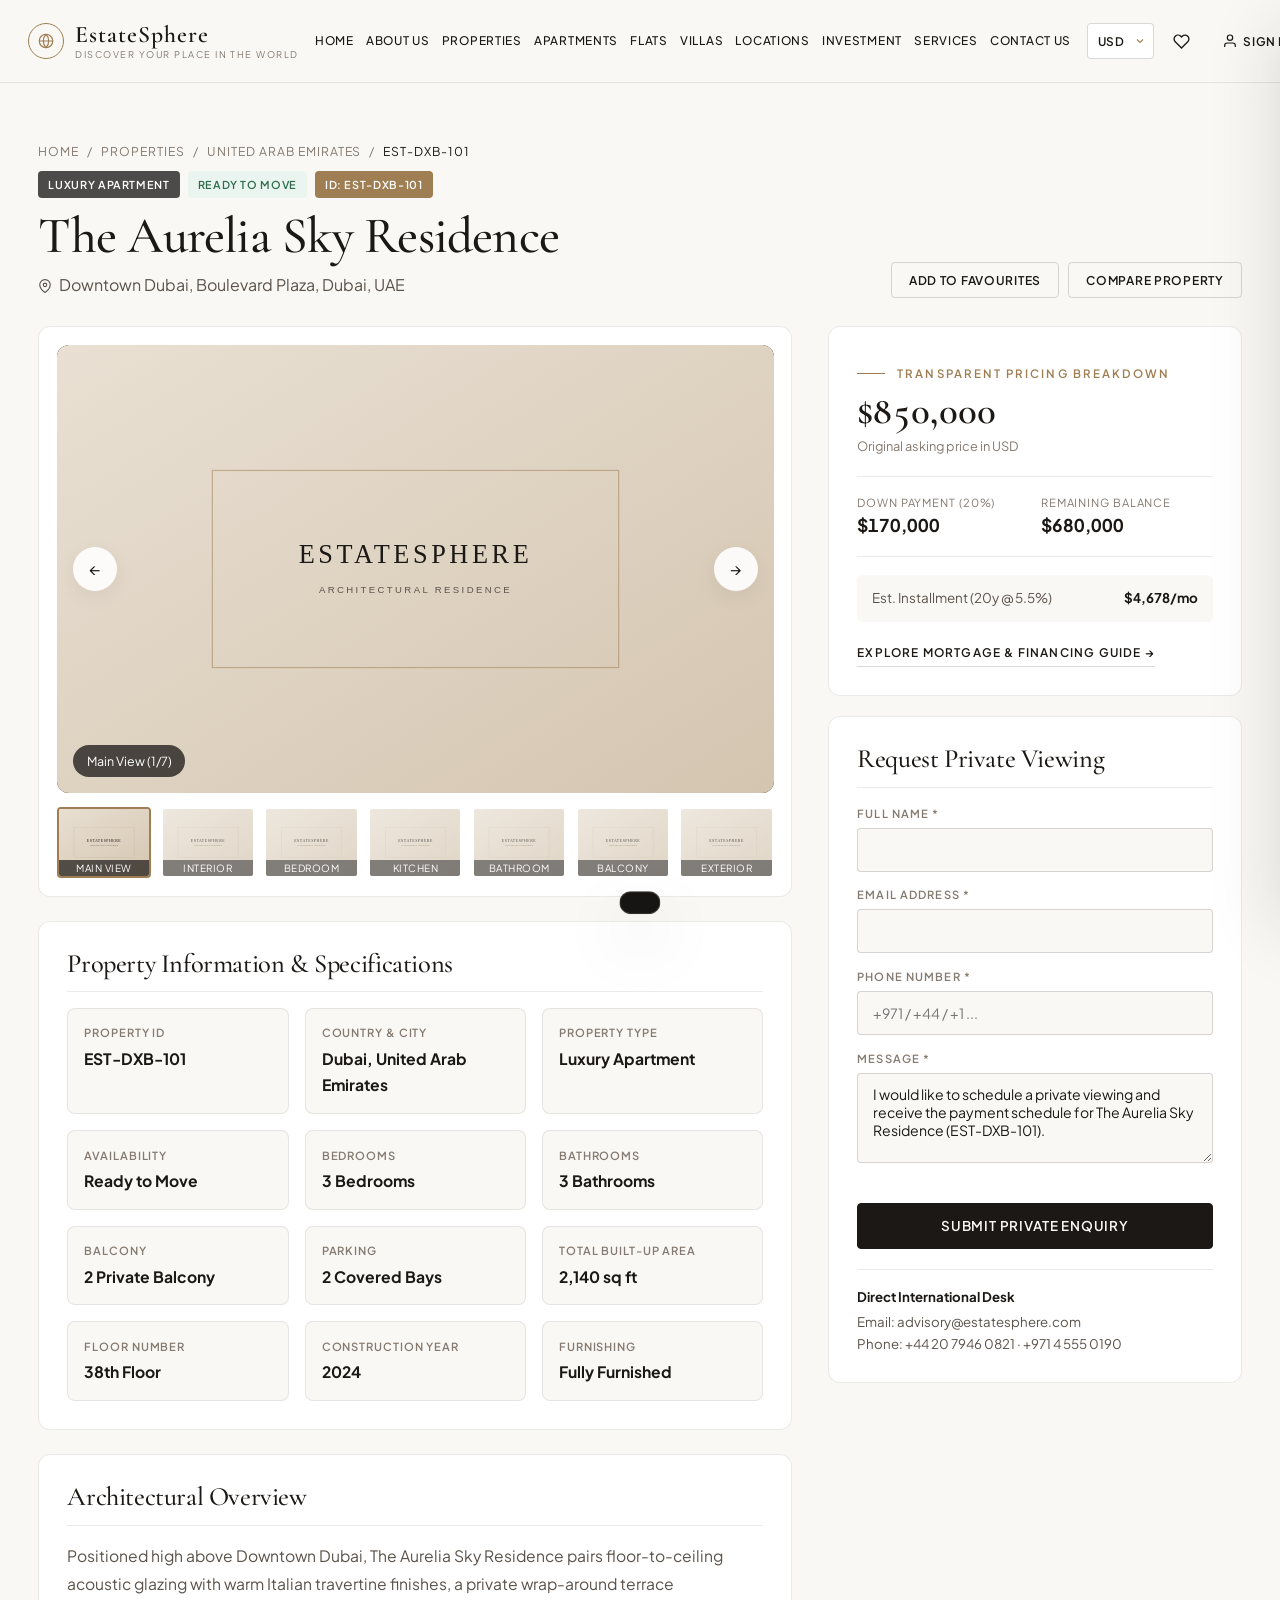
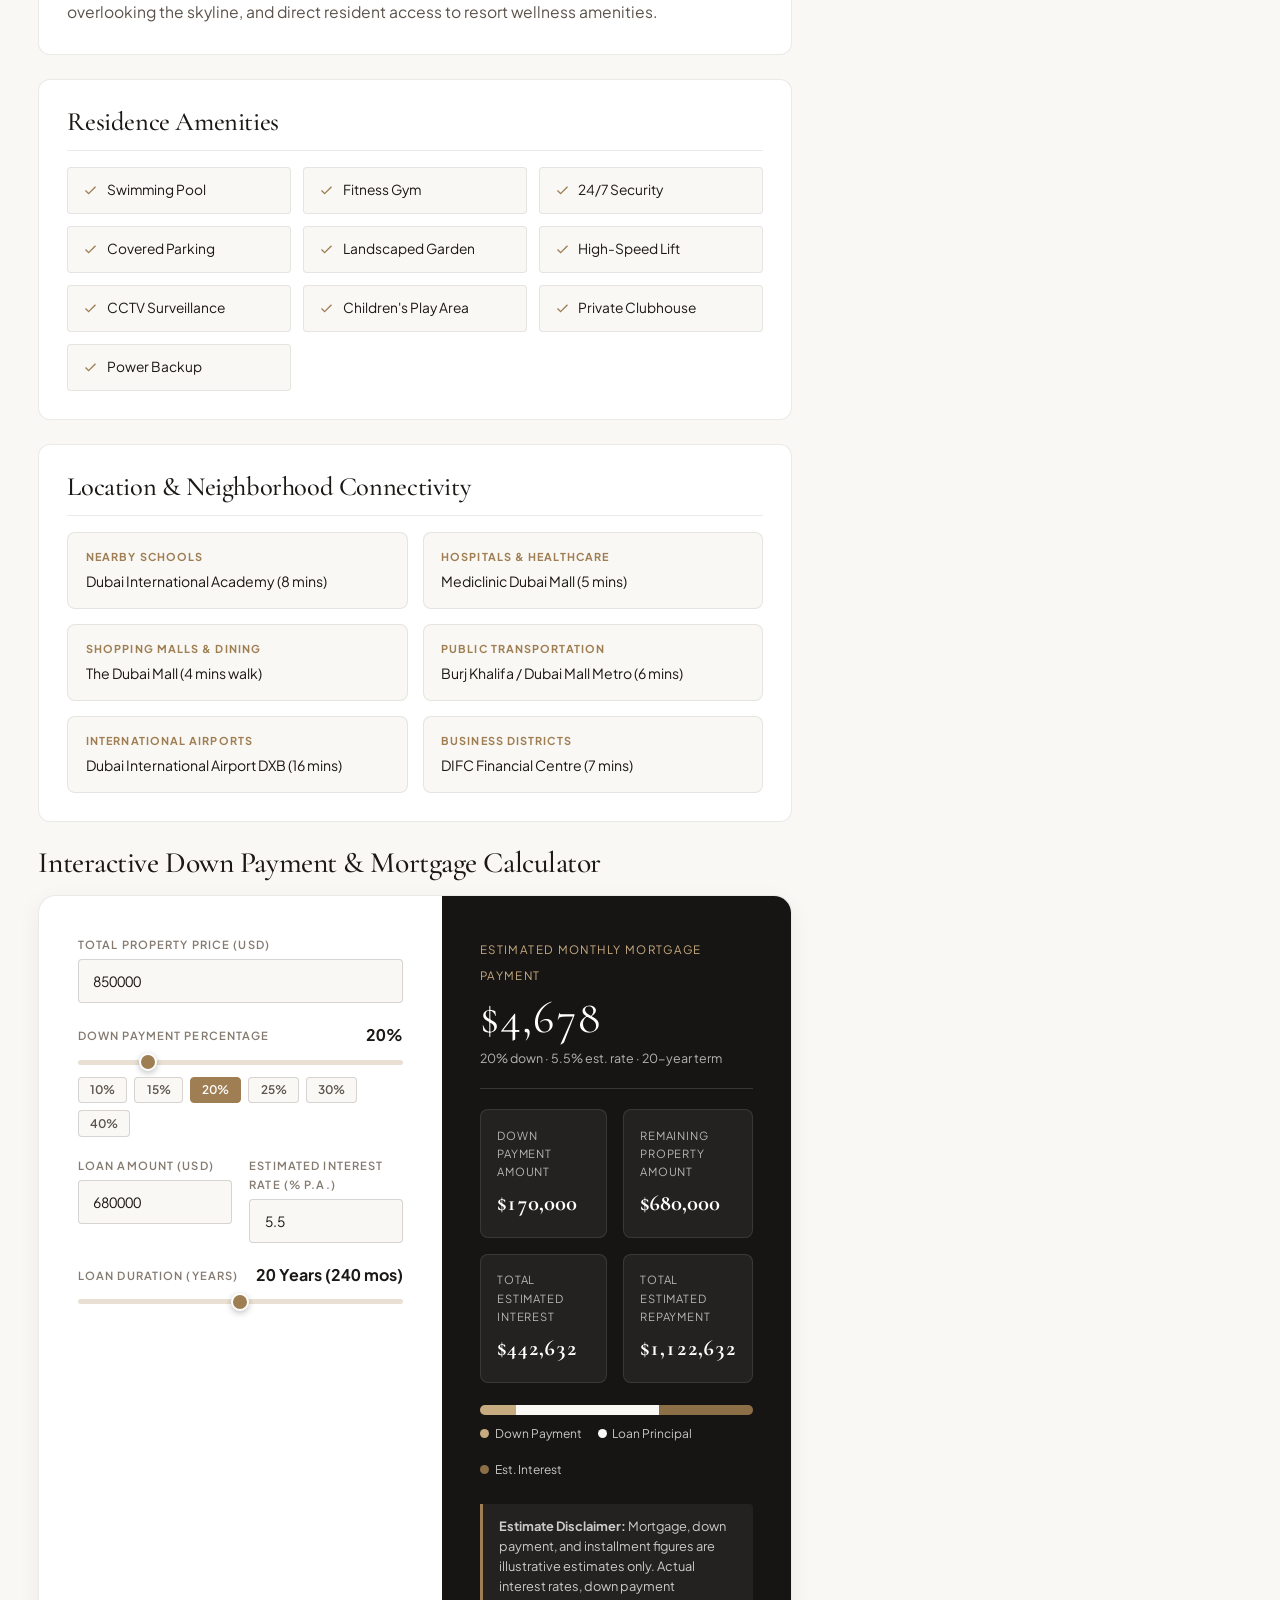
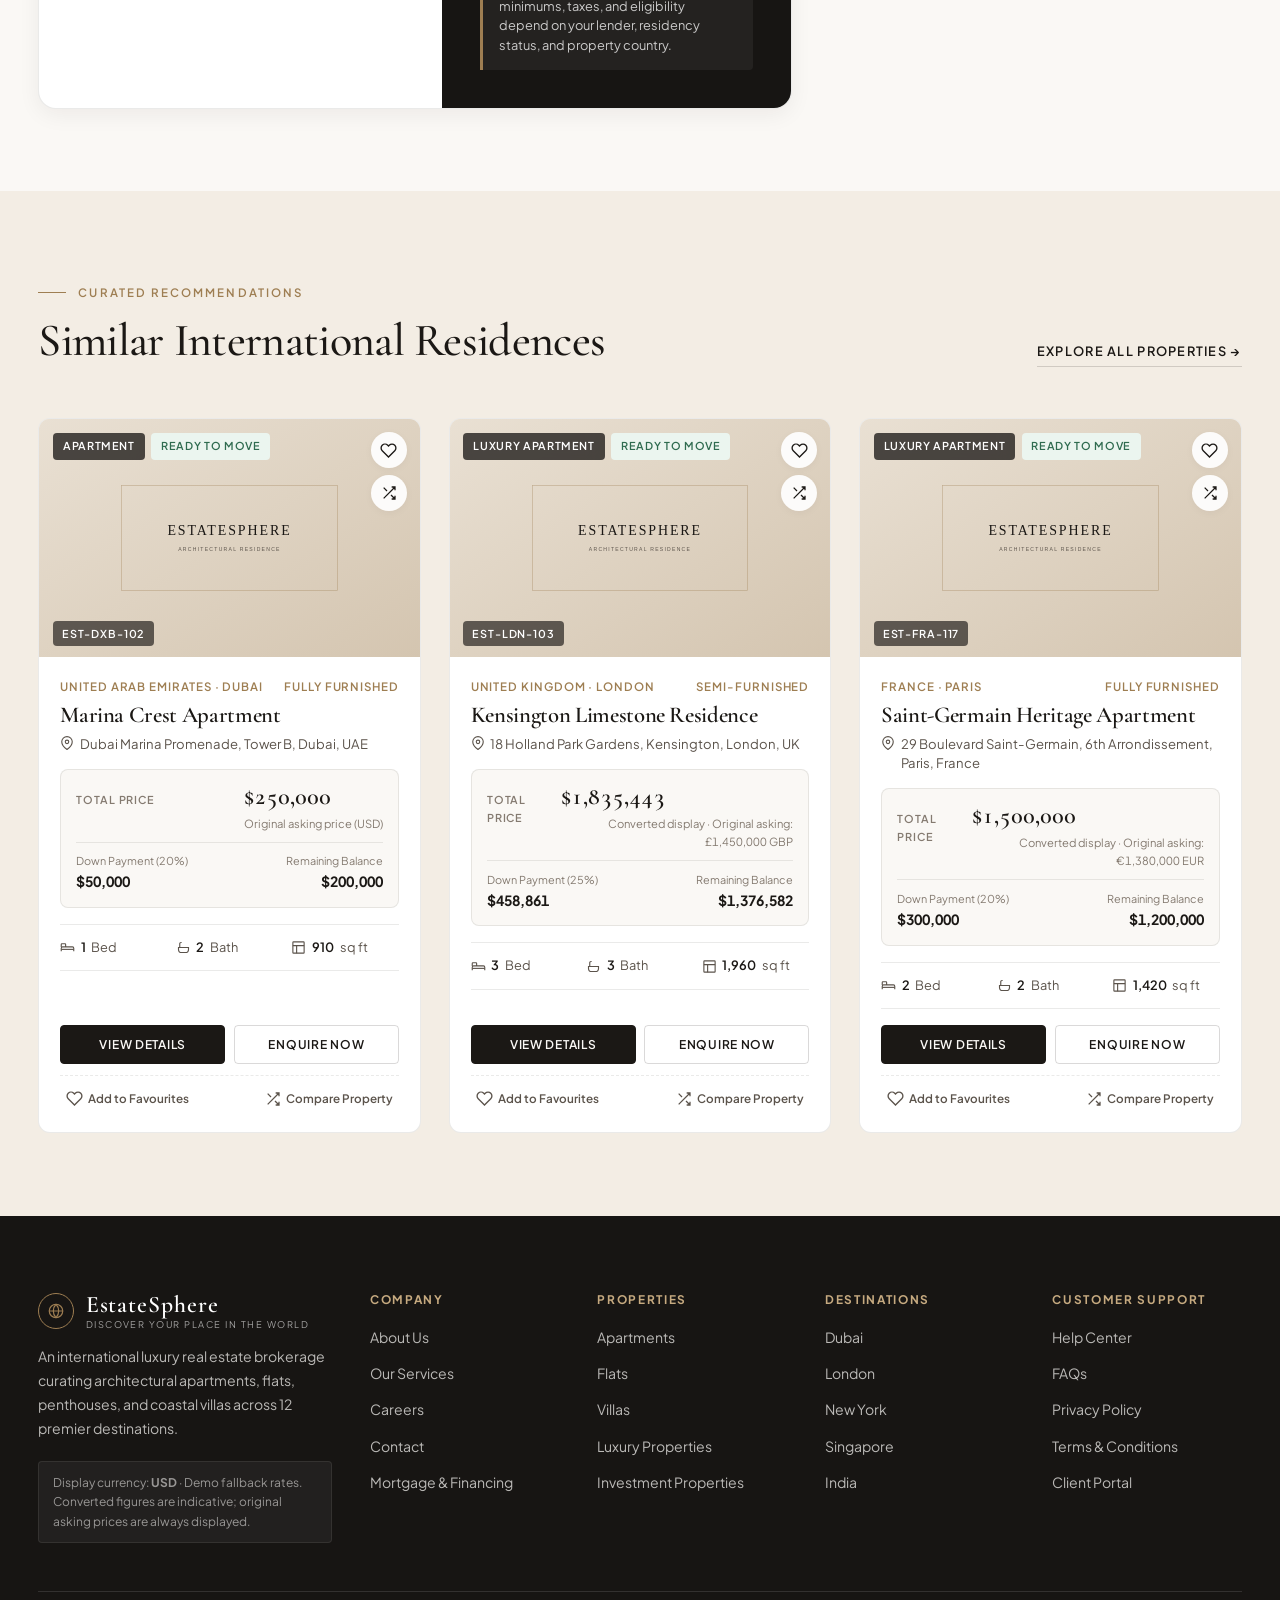
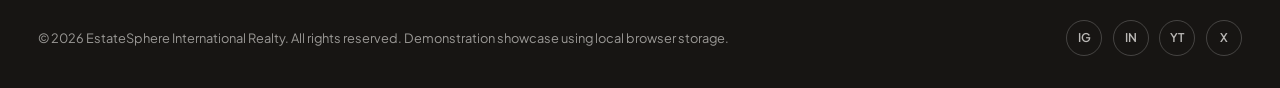
<file: property-details.html>
<!DOCTYPE html>
<html lang="en">
<head>
  <meta charset="UTF-8">
  <meta name="viewport" content="width=device-width, initial-scale=1.0">
  <title>Residence Details | EstateSphere International Real Estate</title>
  <meta name="description" content="Detailed specifications, architectural photo gallery, amenities, neighborhood proximity, and interactive down payment calculator.">
  <link rel="preconnect" href="https://fonts.googleapis.com">
  <link rel="preconnect" href="https://fonts.gstatic.com" crossorigin>
  <link href="https://fonts.googleapis.com/css2?family=Cormorant+Garamond:ital,wght@0,400;0,500;0,600;0,700;1,400&family=Plus+Jakarta+Sans:wght@400;500;600;700&display=swap" rel="stylesheet">
  <link rel="stylesheet" href="styles.css">
</head>
<body data-page="property-details">
  <div id="site-header-mount"></div>

  <main>
    <section class="section section--compact">
      <div class="container" id="property-details-mount">
        <p style="color:var(--ink-secondary);">Loading residence details...</p>
      </div>
    </section>

    <section class="section section--beige">
      <div class="container">
        <div class="section-header">
          <div>
            <span class="eyebrow">Curated Recommendations</span>
            <h2 class="section-title">Similar International Residences</h2>
          </div>
          <a href="properties.html" class="link-arrow">Explore All Properties &#8594;</a>
        </div>
        <div class="property-grid" id="similar-properties-grid"></div>
      </div>
    </section>
  </main>

  <div id="site-footer-mount"></div>

  <script src="data.js"></script>
  <script src="state.js"></script>
  <script src="components.js"></script>
  <script src="app.js"></script>
</body>
</html>
</file>
<file: styles.css>
/* ==========================================================================
   EstateSphere — Luxury International Real Estate Design System
   Palette: Architectural Ivory, Warm Limestone Beige, Deep Espresso, Champagne Gold
   ========================================================================== */

:root {
  /* Core Surfaces */
  --bg-ivory: #FAF8F5;
  --bg-white: #FFFFFF;
  --bg-beige: #F3EDE4;
  --bg-sand: #E9E0D3;
  --bg-stone: #DDD1C0;
  --bg-charcoal: #171513;
  --bg-espresso: #221E1B;

  /* Ink / Typography */
  --ink-primary: #1B1815;
  --ink-secondary: #5B534B;
  --ink-muted: #847A70;
  --ink-light: #FAF8F5;
  --ink-light-muted: rgba(250, 248, 245, 0.72);

  /* Brand Accents */
  --accent: #9E7E52;
  --accent-hover: #83663E;
  --accent-light: #C6AA80;
  --accent-soft: rgba(158, 126, 82, 0.11);
  --accent-border: rgba(158, 126, 82, 0.32);

  /* Semantic */
  --status-ready: #2F6B4F;
  --status-ready-bg: #EBF5EF;
  --status-construction: #9C6726;
  --status-construction-bg: #FBF3E6;
  --status-pending: #6E5278;
  --status-pending-bg: #F4EFF6;
  --status-sold: #8E3B3B;
  --status-sold-bg: #FAEEEE;
  --danger: #B43C3C;

  /* Borders & Shadows */
  --border-subtle: rgba(27, 24, 21, 0.09);
  --border-medium: rgba(27, 24, 21, 0.16);
  --border-light: rgba(255, 255, 255, 0.18);
  --shadow-xs: 0 2px 8px rgba(27, 24, 21, 0.04);
  --shadow-sm: 0 6px 22px rgba(27, 24, 21, 0.06);
  --shadow-md: 0 14px 40px rgba(27, 24, 21, 0.09);
  --shadow-lg: 0 26px 68px rgba(27, 24, 21, 0.15);

  /* Typography */
  --font-serif: 'Cormorant Garamond', Georgia, 'Times New Roman', serif;
  --font-sans: 'Plus Jakarta Sans', -apple-system, BlinkMacSystemFont, 'Segoe UI', Roboto, sans-serif;

  /* Layout & Radii */
  --container-max: 1380px;
  --nav-height: 82px;
  --radius-xs: 4px;
  --radius-sm: 8px;
  --radius-md: 12px;
  --radius-lg: 18px;
  --radius-pill: 999px;

  /* Motion */
  --ease: cubic-bezier(0.22, 1, 0.36, 1);
  --transition: 0.28s var(--ease);
}

/* ==========================================================================
   Reset & Base
   ========================================================================== */
*,
*::before,
*::after {
  box-sizing: border-box;
  margin: 0;
  padding: 0;
}

html {
  scroll-behavior: smooth;
  font-size: 16px;
  -webkit-font-smoothing: antialiased;
  -moz-osx-font-smoothing: grayscale;
  overflow-x: clip;
}

body {
  font-family: var(--font-sans);
  background-color: var(--bg-ivory);
  color: var(--ink-primary);
  line-height: 1.65;
  overflow-x: clip;
  min-height: 100vh;
  display: flex;
  flex-direction: column;
}

main {
  flex: 1 0 auto;
}

img {
  display: block;
  max-width: 100%;
  height: auto;
}

a {
  color: inherit;
  text-decoration: none;
  transition: color var(--transition);
}

button,
input,
select,
textarea {
  font-family: inherit;
  font-size: inherit;
  color: inherit;
}

button {
  cursor: pointer;
  background: none;
  border: none;
}

ul,
ol {
  list-style: none;
}

/* Accessibility focus */
:focus-visible {
  outline: 2px solid var(--accent);
  outline-offset: 2px;
}

.sr-only {
  position: absolute;
  width: 1px;
  height: 1px;
  padding: 0;
  margin: -1px;
  overflow: hidden;
  clip: rect(0, 0, 0, 0);
  white-space: nowrap;
  border: 0;
}

/* ==========================================================================
   Typography Utilities
   ========================================================================== */
h1, h2, h3, h4, .font-serif {
  font-family: var(--font-serif);
  font-weight: 500;
  line-height: 1.12;
  letter-spacing: -0.015em;
}

.eyebrow {
  display: inline-flex;
  align-items: center;
  gap: 0.75rem;
  font-family: var(--font-sans);
  font-size: 0.72rem;
  font-weight: 600;
  letter-spacing: 0.18em;
  text-transform: uppercase;
  color: var(--accent);
  margin-bottom: 0.85rem;
}

.eyebrow::before {
  content: '';
  display: inline-block;
  width: 28px;
  height: 1px;
  background: var(--accent);
}

.eyebrow--light {
  color: var(--accent-light);
}

.eyebrow--light::before {
  background: var(--accent-light);
}

.tabular-nums {
  font-variant-numeric: tabular-nums;
}

/* ==========================================================================
   Layout Containers & Sections
   ========================================================================== */
.container {
  width: 100%;
  max-width: var(--container-max);
  margin: 0 auto;
  padding: 0 clamp(1.1rem, 3vw, 2.5rem);
}

.section {
  padding: clamp(3.75rem, 6.5vw, 6.25rem) 0;
}

.section--compact {
  padding: clamp(2.5rem, 4.5vw, 4rem) 0;
}

.section--beige {
  background-color: var(--bg-beige);
}

.section--white {
  background-color: var(--bg-white);
}

.section--charcoal {
  background-color: var(--bg-charcoal);
  color: var(--ink-light);
}

.section-header {
  display: flex;
  flex-wrap: wrap;
  align-items: flex-end;
  justify-content: space-between;
  gap: 1.5rem;
  margin-bottom: clamp(2rem, 4vw, 3.25rem);
}

.section-header--center {
  flex-direction: column;
  align-items: center;
  text-align: center;
  max-width: 720px;
  margin-left: auto;
  margin-right: auto;
}

.section-header--center .eyebrow::after {
  content: '';
  display: inline-block;
  width: 28px;
  height: 1px;
  background: var(--accent);
}

.section-title {
  font-size: clamp(2rem, 3.6vw, 3.1rem);
  color: var(--ink-primary);
}

.section--charcoal .section-title {
  color: var(--ink-light);
}

.section-subtitle {
  font-size: 0.98rem;
  color: var(--ink-secondary);
  max-width: 600px;
  margin-top: 0.65rem;
  line-height: 1.7;
}

.section--charcoal .section-subtitle {
  color: var(--ink-light-muted);
}

/* ==========================================================================
   Buttons
   ========================================================================== */
.btn {
  display: inline-flex;
  align-items: center;
  justify-content: center;
  gap: 0.5rem;
  padding: 0.82rem 1.6rem;
  font-size: 0.84rem;
  font-weight: 600;
  letter-spacing: 0.06em;
  text-transform: uppercase;
  border-radius: var(--radius-xs);
  border: 1px solid transparent;
  transition: all var(--transition);
  white-space: nowrap;
  min-height: 44px;
}

.btn--primary {
  background-color: var(--ink-primary);
  color: var(--ink-light);
  border-color: var(--ink-primary);
}

.btn--primary:hover {
  background-color: var(--accent);
  border-color: var(--accent);
  transform: translateY(-1px);
  box-shadow: var(--shadow-sm);
}

.btn--gold {
  background-color: var(--accent);
  color: #FFFFFF;
  border-color: var(--accent);
}

.btn--gold:hover {
  background-color: var(--accent-hover);
  border-color: var(--accent-hover);
  transform: translateY(-1px);
}

.btn--outline {
  background-color: transparent;
  color: var(--ink-primary);
  border-color: var(--border-medium);
}

.btn--outline:hover {
  border-color: var(--ink-primary);
  background-color: var(--ink-primary);
  color: var(--ink-light);
}

.btn--outline.is-active {
  border-color: var(--accent);
  background-color: var(--accent);
  color: #FFFFFF;
}

.btn--outline-light {
  background-color: rgba(255, 255, 255, 0.08);
  color: #FFFFFF;
  border-color: rgba(255, 255, 255, 0.45);
  backdrop-filter: blur(8px);
}

.btn--outline-light:hover {
  background-color: #FFFFFF;
  color: var(--ink-primary);
  border-color: #FFFFFF;
}

.btn--ghost {
  background-color: transparent;
  color: var(--ink-primary);
  padding: 0.5rem 0.75rem;
  min-height: 38px;
}

.btn--ghost:hover {
  color: var(--accent);
}

.btn--sm {
  padding: 0.56rem 1.05rem;
  font-size: 0.75rem;
  min-height: 36px;
}

.btn--lg {
  padding: 1rem 2rem;
  font-size: 0.88rem;
  min-height: 50px;
}

.btn--block {
  width: 100%;
}

.link-arrow {
  display: inline-flex;
  align-items: center;
  gap: 0.5rem;
  font-size: 0.8rem;
  font-weight: 600;
  letter-spacing: 0.1em;
  text-transform: uppercase;
  color: var(--ink-primary);
  padding-bottom: 0.25rem;
  border-bottom: 1px solid var(--border-medium);
}

.link-arrow:hover {
  color: var(--accent);
  border-color: var(--accent);
}

.link-arrow--light {
  color: var(--ink-light);
  border-color: rgba(255, 255, 255, 0.35);
}

.link-arrow--light:hover {
  color: var(--accent-light);
  border-color: var(--accent-light);
}

/* ==========================================================================
   Sticky Luxury Navigation
   ========================================================================== */
.site-header {
  position: sticky;
  top: 0;
  z-index: 900;
  background-color: rgba(250, 248, 245, 0.94);
  backdrop-filter: blur(18px);
  -webkit-backdrop-filter: blur(18px);
  border-bottom: 1px solid var(--border-subtle);
  transition: background-color var(--transition), box-shadow var(--transition), border-color var(--transition);
}

.site-header.is-transparent {
  position: fixed;
  width: 100%;
  background-color: rgba(23, 21, 19, 0.28);
  border-bottom-color: rgba(255, 255, 255, 0.14);
}

.site-header.is-transparent .nav-brand,
.site-header.is-transparent .nav-link,
.site-header.is-transparent .nav-icon-btn,
.site-header.is-transparent .currency-select {
  color: #FFFFFF;
}

.site-header.is-transparent .nav-brand-tagline {
  color: rgba(255, 255, 255, 0.72);
}

.site-header.is-transparent .currency-select {
  background-color: rgba(255, 255, 255, 0.12);
  border-color: rgba(255, 255, 255, 0.26);
}

.site-header.is-transparent .currency-select option {
  color: var(--ink-primary);
  background-color: #FFFFFF;
}

.site-header.is-transparent .nav-cta-list {
  background-color: #FFFFFF;
  color: var(--ink-primary);
  border-color: #FFFFFF;
}

.site-header.is-transparent .nav-cta-list:hover {
  background-color: var(--accent);
  color: #FFFFFF;
  border-color: var(--accent);
}

.site-header.is-scrolled {
  background-color: rgba(250, 248, 245, 0.97);
  border-bottom-color: var(--border-subtle);
  box-shadow: var(--shadow-xs);
}

.site-header.is-transparent.is-scrolled {
  background-color: rgba(250, 248, 245, 0.97);
  border-bottom-color: var(--border-subtle);
}

.site-header.is-transparent.is-scrolled .nav-brand,
.site-header.is-transparent.is-scrolled .nav-link,
.site-header.is-transparent.is-scrolled .nav-icon-btn,
.site-header.is-transparent.is-scrolled .currency-select {
  color: var(--ink-primary);
}

.site-header.is-transparent.is-scrolled .nav-brand-tagline {
  color: var(--ink-muted);
}

.site-header.is-transparent.is-scrolled .currency-select {
  background-color: var(--bg-white);
  border-color: var(--border-medium);
}

.site-header.is-transparent.is-scrolled .nav-cta-list {
  background-color: var(--ink-primary);
  color: #FFFFFF;
  border-color: var(--ink-primary);
}

.nav-inner {
  max-width: 1520px;
  margin: 0 auto;
  padding: 0 clamp(1rem, 2.2vw, 2rem);
  height: var(--nav-height);
  display: flex;
  align-items: center;
  justify-content: space-between;
  gap: 1rem;
}

.nav-brand {
  display: flex;
  align-items: center;
  gap: 0.7rem;
  flex-shrink: 0;
  color: var(--ink-primary);
}

.nav-brand-mark {
  width: 36px;
  height: 36px;
  border-radius: 50%;
  border: 1px solid var(--accent);
  display: grid;
  place-items: center;
  color: var(--accent);
  flex-shrink: 0;
}

.nav-brand-text {
  display: flex;
  flex-direction: column;
  line-height: 1.05;
}

.nav-brand-name {
  font-family: var(--font-serif);
  font-size: 1.48rem;
  font-weight: 600;
  letter-spacing: 0.04em;
}

.nav-brand-tagline {
  font-size: 0.58rem;
  letter-spacing: 0.16em;
  text-transform: uppercase;
  color: var(--ink-muted);
  margin-top: 2px;
}

.nav-links {
  display: flex;
  align-items: center;
  gap: clamp(0.65rem, 0.95vw, 1.25rem);
}

.nav-link {
  position: relative;
  font-size: 0.74rem;
  font-weight: 500;
  letter-spacing: 0.06em;
  text-transform: uppercase;
  color: var(--ink-primary);
  padding: 0.4rem 0;
  white-space: nowrap;
}

.nav-link::after {
  content: '';
  position: absolute;
  left: 0;
  right: 0;
  bottom: 0;
  height: 1.5px;
  background: var(--accent);
  transform: scaleX(0);
  transform-origin: right;
  transition: transform var(--transition);
}

.nav-link:hover::after,
.nav-link.is-active::after {
  transform: scaleX(1);
  transform-origin: left;
}

.nav-link.is-active {
  color: var(--accent);
  font-weight: 600;
}

.nav-actions {
  display: flex;
  align-items: center;
  gap: 0.55rem;
  flex-shrink: 0;
}

.currency-select {
  appearance: none;
  background-color: var(--bg-white);
  border: 1px solid var(--border-medium);
  border-radius: var(--radius-xs);
  padding: 0.42rem 1.65rem 0.42rem 0.6rem;
  font-size: 0.74rem;
  font-weight: 600;
  letter-spacing: 0.05em;
  cursor: pointer;
  min-height: 36px;
  background-image: url("data:image/svg+xml,%3Csvg xmlns='http://www.w3.org/2000/svg' width='12' height='12' viewBox='0 0 24 24' fill='none' stroke='%239E7E52' stroke-width='2.2'%3E%3Cpath d='M6 9l6 6 6-6'/%3E%3C/svg%3E");
  background-repeat: no-repeat;
  background-position: right 0.45rem center;
}

.nav-icon-btn {
  position: relative;
  width: 38px;
  height: 38px;
  border-radius: 50%;
  display: inline-flex;
  align-items: center;
  justify-content: center;
  color: var(--ink-primary);
  transition: background-color var(--transition), color var(--transition);
}

.nav-icon-btn:hover {
  background-color: var(--accent-soft);
  color: var(--accent);
}

.nav-badge {
  position: absolute;
  top: 2px;
  right: 1px;
  min-width: 17px;
  height: 17px;
  padding: 0 4px;
  border-radius: var(--radius-pill);
  background-color: var(--accent);
  color: #FFFFFF;
  font-size: 0.64rem;
  font-weight: 700;
  display: inline-flex;
  align-items: center;
  justify-content: center;
  line-height: 1;
}

.nav-badge:empty,
.nav-badge[data-count="0"] {
  display: none;
}

.nav-signin-btn {
  font-size: 0.74rem;
  font-weight: 600;
  letter-spacing: 0.05em;
  text-transform: uppercase;
  padding: 0.45rem 0.75rem;
  border-radius: var(--radius-xs);
  display: inline-flex;
  align-items: center;
  gap: 0.35rem;
  white-space: nowrap;
}

.nav-cta-list {
  padding: 0.52rem 0.95rem;
  font-size: 0.72rem;
  min-height: 36px;
}

.nav-hamburger {
  display: none;
  width: 42px;
  height: 42px;
  border-radius: var(--radius-xs);
  align-items: center;
  justify-content: center;
  border: 1px solid currentColor;
  opacity: 0.88;
}

/* Mobile Drawer */
.mobile-drawer-backdrop {
  position: fixed;
  inset: 0;
  background: rgba(23, 21, 19, 0.58);
  backdrop-filter: blur(4px);
  z-index: 1050;
  opacity: 0;
  pointer-events: none;
  transition: opacity var(--transition);
}

.mobile-drawer-backdrop.is-open {
  opacity: 1;
  pointer-events: auto;
}

.mobile-drawer {
  position: fixed;
  top: 0;
  right: 0;
  bottom: 0;
  width: min(370px, 90vw);
  background: var(--bg-ivory);
  z-index: 1060;
  transform: translateX(100%);
  transition: transform 0.35s var(--ease);
  display: flex;
  flex-direction: column;
  box-shadow: var(--shadow-lg);
}

.mobile-drawer.is-open {
  transform: translateX(0);
}

.mobile-drawer-header {
  display: flex;
  align-items: center;
  justify-content: space-between;
  padding: 1.25rem 1.5rem;
  border-bottom: 1px solid var(--border-subtle);
}

.mobile-drawer-body {
  flex: 1;
  overflow-y: auto;
  padding: 1.25rem 1.5rem 2rem;
}

.mobile-nav-list {
  display: flex;
  flex-direction: column;
  gap: 0.2rem;
  margin-bottom: 1.5rem;
}

.mobile-nav-list a {
  display: flex;
  align-items: center;
  justify-content: space-between;
  padding: 0.8rem 0.5rem;
  font-size: 0.92rem;
  font-weight: 500;
  letter-spacing: 0.04em;
  text-transform: uppercase;
  border-bottom: 1px solid var(--border-subtle);
}

.mobile-nav-list a.is-active {
  color: var(--accent);
  font-weight: 600;
}

.mobile-drawer-controls {
  display: flex;
  flex-direction: column;
  gap: 0.75rem;
  padding-top: 0.75rem;
}

/* ==========================================================================
   Hero Section (Landing Page)
   ========================================================================== */
.hero {
  position: relative;
  min-height: 92vh;
  display: flex;
  align-items: center;
  padding: calc(var(--nav-height) + 3.2rem) 0 4rem;
  background-color: var(--bg-charcoal);
  overflow: hidden;
}

.hero-bg {
  position: absolute;
  inset: 0;
  z-index: 0;
}

.hero-bg img {
  width: 100%;
  height: 100%;
  object-fit: cover;
  object-position: center;
  transform: scale(1.02);
}

.hero-scrim {
  position: absolute;
  inset: 0;
  background:
    linear-gradient(180deg, rgba(20, 18, 15, 0.56) 0%, rgba(20, 18, 15, 0.34) 45%, rgba(20, 18, 15, 0.76) 100%),
    linear-gradient(90deg, rgba(20, 18, 15, 0.68) 0%, rgba(20, 18, 15, 0.16) 65%, rgba(20, 18, 15, 0.25) 100%);
}

.hero-content {
  position: relative;
  z-index: 2;
  width: 100%;
}

.hero-top {
  max-width: 760px;
  color: #FFFFFF;
}

.hero-title {
  font-size: clamp(2.7rem, 5.8vw, 4.9rem);
  font-weight: 500;
  line-height: 1.05;
  color: #FFFFFF;
  margin-bottom: 1.25rem;
}

.hero-description {
  font-size: clamp(1rem, 1.35vw, 1.2rem);
  color: rgba(255, 255, 255, 0.88);
  max-width: 600px;
  line-height: 1.7;
  margin-bottom: 2rem;
}

.hero-cta-group {
  display: flex;
  flex-wrap: wrap;
  gap: 1rem;
  margin-bottom: 2.75rem;
}

.hero-metrics {
  display: flex;
  flex-wrap: wrap;
  gap: 2.25rem;
  margin-bottom: 2.5rem;
  padding-top: 1.25rem;
  border-top: 1px solid rgba(255, 255, 255, 0.18);
}

.hero-metric-val {
  font-family: var(--font-serif);
  font-size: 1.85rem;
  font-weight: 500;
  color: #FFFFFF;
  line-height: 1.1;
}

.hero-metric-label {
  font-size: 0.74rem;
  letter-spacing: 0.1em;
  text-transform: uppercase;
  color: rgba(255, 255, 255, 0.72);
  margin-top: 0.2rem;
}

/* Advanced Property Search Panel */
.search-panel {
  background: rgba(255, 255, 255, 0.96);
  backdrop-filter: blur(20px);
  border: 1px solid rgba(255, 255, 255, 0.65);
  border-radius: var(--radius-md);
  padding: 1.35rem 1.5rem;
  box-shadow: var(--shadow-lg);
}

.search-panel-header {
  display: flex;
  align-items: center;
  justify-content: space-between;
  flex-wrap: wrap;
  gap: 0.75rem;
  margin-bottom: 1rem;
  padding-bottom: 0.8rem;
  border-bottom: 1px solid var(--border-subtle);
}

.search-panel-tabs {
  display: flex;
  flex-wrap: wrap;
  gap: 0.45rem;
}

.search-tab {
  padding: 0.36rem 0.85rem;
  font-size: 0.76rem;
  font-weight: 600;
  letter-spacing: 0.05em;
  text-transform: uppercase;
  border-radius: var(--radius-pill);
  color: var(--ink-secondary);
  background: transparent;
  transition: all var(--transition);
}

.search-tab:hover {
  background: var(--bg-beige);
  color: var(--ink-primary);
}

.search-tab.is-active {
  background: var(--ink-primary);
  color: #FFFFFF;
}

.search-grid {
  display: grid;
  grid-template-columns: 1.35fr repeat(4, 1fr) auto;
  gap: 0.85rem;
  align-items: end;
}

.field-group {
  display: flex;
  flex-direction: column;
  gap: 0.35rem;
}

.field-label {
  font-size: 0.7rem;
  font-weight: 600;
  letter-spacing: 0.1em;
  text-transform: uppercase;
  color: var(--ink-muted);
}

.field-input,
.field-select,
.field-textarea {
  width: 100%;
  padding: 0.72rem 0.9rem;
  background-color: var(--bg-ivory);
  border: 1px solid var(--border-medium);
  border-radius: var(--radius-xs);
  font-size: 0.88rem;
  color: var(--ink-primary);
  min-height: 44px;
  transition: border-color var(--transition), background-color var(--transition), box-shadow var(--transition);
}

.field-input:focus,
.field-select:focus,
.field-textarea:focus {
  outline: none;
  border-color: var(--accent);
  background-color: var(--bg-white);
  box-shadow: 0 0 0 3px var(--accent-soft);
}

.field-textarea {
  min-height: 120px;
  resize: vertical;
}

.field-error {
  font-size: 0.76rem;
  color: var(--danger);
  min-height: 1.1em;
}

/* ==========================================================================
   Page Hero Banner (Subpages)
   ========================================================================== */
.page-hero {
  position: relative;
  padding: clamp(4.25rem, 7vw, 6.25rem) 0 clamp(3rem, 5vw, 4.5rem);
  background-color: var(--bg-charcoal);
  color: #FFFFFF;
  overflow: hidden;
}

.page-hero-bg {
  position: absolute;
  inset: 0;
  opacity: 0.42;
}

.page-hero-bg img {
  width: 100%;
  height: 100%;
  object-fit: cover;
}

.page-hero-scrim {
  position: absolute;
  inset: 0;
  background: linear-gradient(120deg, rgba(23, 21, 19, 0.88) 0%, rgba(23, 21, 19, 0.56) 60%, rgba(23, 21, 19, 0.72) 100%);
}

.page-hero-content {
  position: relative;
  z-index: 2;
  max-width: 780px;
}

.breadcrumb {
  display: flex;
  flex-wrap: wrap;
  align-items: center;
  gap: 0.5rem;
  font-size: 0.76rem;
  letter-spacing: 0.08em;
  text-transform: uppercase;
  color: rgba(255, 255, 255, 0.68);
  margin-bottom: 1.1rem;
}

.breadcrumb a:hover {
  color: var(--accent-light);
}

.page-hero-title {
  font-size: clamp(2.25rem, 4.5vw, 3.8rem);
  color: #FFFFFF;
  margin-bottom: 0.9rem;
}

.page-hero-desc {
  font-size: 1.02rem;
  color: rgba(255, 255, 255, 0.84);
  line-height: 1.7;
  max-width: 640px;
}

/* ==========================================================================
   Property Cards & Grids
   ========================================================================== */
.property-grid {
  display: grid;
  grid-template-columns: repeat(3, minmax(0, 1fr));
  gap: clamp(1.25rem, 2.2vw, 2rem);
}

.property-grid--2 {
  grid-template-columns: repeat(2, minmax(0, 1fr));
}

.property-card {
  background: var(--bg-white);
  border: 1px solid var(--border-subtle);
  border-radius: var(--radius-md);
  overflow: hidden;
  display: flex;
  flex-direction: column;
  transition: transform var(--transition), box-shadow var(--transition), border-color var(--transition);
}

.property-card:hover {
  transform: translateY(-4px);
  box-shadow: var(--shadow-md);
  border-color: var(--accent-border);
}

.property-card-media {
  position: relative;
  aspect-ratio: 16 / 10;
  overflow: hidden;
  background-color: var(--bg-sand);
}

.property-card-media img {
  width: 100%;
  height: 100%;
  object-fit: cover;
  transition: transform 0.65s var(--ease);
}

.property-card:hover .property-card-media img {
  transform: scale(1.05);
}

.property-card-badges {
  position: absolute;
  top: 0.85rem;
  left: 0.85rem;
  right: 3.4rem;
  display: flex;
  flex-wrap: wrap;
  gap: 0.4rem;
  z-index: 2;
}

.badge {
  display: inline-flex;
  align-items: center;
  gap: 0.3rem;
  padding: 0.28rem 0.62rem;
  font-size: 0.68rem;
  font-weight: 600;
  letter-spacing: 0.06em;
  text-transform: uppercase;
  border-radius: var(--radius-xs);
  backdrop-filter: blur(8px);
}

.badge--dark {
  background: rgba(23, 21, 19, 0.76);
  color: #FFFFFF;
}

.badge--ready {
  background: var(--status-ready-bg);
  color: var(--status-ready);
}

.badge--construction {
  background: var(--status-construction-bg);
  color: var(--status-construction);
}

.badge--pending {
  background: var(--status-pending-bg);
  color: var(--status-pending);
}

.badge--gold {
  background: var(--accent);
  color: #FFFFFF;
}

.property-card-quick {
  position: absolute;
  top: 0.8rem;
  right: 0.8rem;
  display: flex;
  flex-direction: column;
  gap: 0.45rem;
  z-index: 2;
}

.icon-pill {
  width: 36px;
  height: 36px;
  border-radius: 50%;
  background: rgba(255, 255, 255, 0.92);
  color: var(--ink-primary);
  display: grid;
  place-items: center;
  box-shadow: var(--shadow-xs);
  transition: all var(--transition);
}

.icon-pill:hover {
  background: var(--ink-primary);
  color: #FFFFFF;
}

.icon-pill.is-active {
  background: var(--accent);
  color: #FFFFFF;
}

.property-card-id {
  position: absolute;
  bottom: 0.7rem;
  left: 0.85rem;
  padding: 0.2rem 0.55rem;
  font-size: 0.68rem;
  font-weight: 600;
  letter-spacing: 0.08em;
  color: #FFFFFF;
  background: rgba(23, 21, 19, 0.65);
  backdrop-filter: blur(6px);
  border-radius: var(--radius-xs);
}

.property-card-body {
  padding: 1.25rem 1.3rem 1.3rem;
  display: flex;
  flex-direction: column;
  flex: 1;
}

.property-card-meta {
  display: flex;
  align-items: center;
  justify-content: space-between;
  gap: 0.5rem;
  font-size: 0.72rem;
  font-weight: 600;
  letter-spacing: 0.08em;
  text-transform: uppercase;
  color: var(--accent);
  margin-bottom: 0.35rem;
}

.property-card-title {
  font-family: var(--font-serif);
  font-size: 1.42rem;
  font-weight: 600;
  line-height: 1.2;
  color: var(--ink-primary);
  margin-bottom: 0.35rem;
}

.property-card-title a:hover {
  color: var(--accent);
}

.property-card-location {
  display: flex;
  align-items: flex-start;
  gap: 0.35rem;
  font-size: 0.82rem;
  color: var(--ink-secondary);
  margin-bottom: 1rem;
  line-height: 1.45;
}

/* Pricing Ledger inside every Property Card */
.price-ledger {
  background: var(--bg-ivory);
  border: 1px solid var(--border-subtle);
  border-radius: var(--radius-sm);
  padding: 0.85rem 0.95rem;
  margin-bottom: 1rem;
}

.price-ledger-total {
  display: flex;
  align-items: baseline;
  justify-content: space-between;
  gap: 0.5rem;
  padding-bottom: 0.6rem;
  margin-bottom: 0.6rem;
  border-bottom: 1px solid var(--border-subtle);
}

.price-ledger-label {
  font-size: 0.68rem;
  font-weight: 600;
  letter-spacing: 0.08em;
  text-transform: uppercase;
  color: var(--ink-muted);
}

.price-ledger-amount {
  font-family: var(--font-serif);
  font-size: 1.5rem;
  font-weight: 600;
  color: var(--ink-primary);
  font-variant-numeric: tabular-nums;
  line-height: 1.1;
}

.price-original-note {
  font-size: 0.7rem;
  color: var(--ink-muted);
  margin-top: 0.2rem;
  text-align: right;
  font-variant-numeric: tabular-nums;
}

.price-ledger-split {
  display: grid;
  grid-template-columns: 1fr 1fr;
  gap: 0.65rem;
}

.price-ledger-item strong {
  display: block;
  font-size: 0.88rem;
  font-weight: 700;
  color: var(--ink-primary);
  font-variant-numeric: tabular-nums;
}

.price-ledger-item span {
  display: block;
  font-size: 0.68rem;
  color: var(--ink-muted);
}

/* Specs Strip */
.property-specs {
  display: grid;
  grid-template-columns: repeat(3, 1fr);
  gap: 0.5rem;
  padding: 0.75rem 0;
  border-top: 1px solid var(--border-subtle);
  border-bottom: 1px solid var(--border-subtle);
  margin-bottom: 1rem;
}

.spec-item {
  display: flex;
  align-items: center;
  gap: 0.35rem;
  font-size: 0.8rem;
  color: var(--ink-secondary);
  white-space: nowrap;
}

.spec-item strong {
  color: var(--ink-primary);
  font-weight: 600;
}

.property-card-yield {
  display: flex;
  align-items: center;
  justify-content: space-between;
  font-size: 0.78rem;
  padding: 0.5rem 0.75rem;
  background: var(--accent-soft);
  border-radius: var(--radius-xs);
  color: var(--accent-hover);
  margin-bottom: 1rem;
  font-weight: 600;
}

.property-card-actions {
  margin-top: auto;
  display: grid;
  grid-template-columns: 1fr 1fr;
  gap: 0.55rem;
}

.property-card-secondary-actions {
  display: flex;
  align-items: center;
  justify-content: space-between;
  gap: 0.5rem;
  margin-top: 0.65rem;
  padding-top: 0.65rem;
  border-top: 1px dashed var(--border-subtle);
}

.micro-action {
  display: inline-flex;
  align-items: center;
  gap: 0.32rem;
  font-size: 0.73rem;
  font-weight: 600;
  color: var(--ink-secondary);
  padding: 0.25rem 0.35rem;
  border-radius: var(--radius-xs);
  transition: color var(--transition), background var(--transition);
}

.micro-action:hover,
.micro-action.is-active {
  color: var(--accent);
  background: var(--accent-soft);
}

/* ==========================================================================
   Countries / Destinations Grid
   ========================================================================== */
.country-grid {
  display: grid;
  grid-template-columns: repeat(4, minmax(0, 1fr));
  gap: 1.4rem;
}

.country-grid--3 {
  grid-template-columns: repeat(3, minmax(0, 1fr));
}

.country-card {
  position: relative;
  border-radius: var(--radius-md);
  overflow: hidden;
  min-height: 360px;
  display: flex;
  flex-direction: column;
  justify-content: flex-end;
  background-color: var(--bg-charcoal);
  box-shadow: var(--shadow-sm);
}

.country-card img {
  position: absolute;
  inset: 0;
  width: 100%;
  height: 100%;
  object-fit: cover;
  transition: transform 0.7s var(--ease);
}

.country-card:hover img {
  transform: scale(1.06);
}

.country-card-scrim {
  position: absolute;
  inset: 0;
  background: linear-gradient(180deg, rgba(20, 18, 15, 0.08) 0%, rgba(20, 18, 15, 0.35) 45%, rgba(20, 18, 15, 0.88) 100%);
}

.country-card-body {
  position: relative;
  z-index: 2;
  padding: 1.5rem;
  color: #FFFFFF;
}

.country-card-count {
  display: inline-block;
  padding: 0.22rem 0.6rem;
  font-size: 0.68rem;
  font-weight: 600;
  letter-spacing: 0.08em;
  text-transform: uppercase;
  background: rgba(255, 255, 255, 0.16);
  backdrop-filter: blur(8px);
  border: 1px solid rgba(255, 255, 255, 0.25);
  border-radius: var(--radius-pill);
  margin-bottom: 0.65rem;
}

.country-card-title {
  font-family: var(--font-serif);
  font-size: 1.85rem;
  color: #FFFFFF;
  margin-bottom: 0.3rem;
}

.country-card-cities {
  font-size: 0.82rem;
  color: rgba(255, 255, 255, 0.78);
  margin-bottom: 0.85rem;
}

.country-card-footer {
  display: flex;
  align-items: center;
  justify-content: space-between;
  gap: 0.75rem;
  padding-top: 0.85rem;
  border-top: 1px solid rgba(255, 255, 255, 0.2);
}

.country-card-price span {
  display: block;
  font-size: 0.65rem;
  letter-spacing: 0.1em;
  text-transform: uppercase;
  color: rgba(255, 255, 255, 0.68);
}

.country-card-price strong {
  font-family: var(--font-serif);
  font-size: 1.25rem;
  color: #FFFFFF;
  font-variant-numeric: tabular-nums;
}

/* ==========================================================================
   Luxury Collection Editorial Split
   ========================================================================== */
.collection-grid {
  display: grid;
  grid-template-columns: 1.25fr 1fr;
  gap: 1.5rem;
}

.collection-stack {
  display: grid;
  grid-template-rows: 1fr 1fr;
  gap: 1.5rem;
}

.collection-card {
  position: relative;
  border-radius: var(--radius-md);
  overflow: hidden;
  min-height: 290px;
  display: flex;
  align-items: flex-end;
  background: var(--bg-charcoal);
}

.collection-card--tall {
  min-height: 600px;
}

.collection-card img {
  position: absolute;
  inset: 0;
  width: 100%;
  height: 100%;
  object-fit: cover;
  transition: transform 0.75s var(--ease);
}

.collection-card:hover img {
  transform: scale(1.05);
}

.collection-card-overlay {
  position: relative;
  z-index: 2;
  width: 100%;
  padding: 2rem;
  background: linear-gradient(180deg, transparent 0%, rgba(20, 18, 15, 0.85) 100%);
  color: #FFFFFF;
}

.collection-card-overlay h3 {
  font-size: 2rem;
  margin-bottom: 0.45rem;
}

.collection-card-overlay p {
  font-size: 0.9rem;
  color: rgba(255, 255, 255, 0.82);
  margin-bottom: 1.1rem;
  max-width: 440px;
}

/* ==========================================================================
   Pillars / Features / Testimonials / Services
   ========================================================================== */
.pillars-grid {
  display: grid;
  grid-template-columns: repeat(4, minmax(0, 1fr));
  gap: 1.5rem;
}

.pillar-card {
  background: var(--bg-white);
  border: 1px solid var(--border-subtle);
  border-radius: var(--radius-md);
  padding: 2rem 1.65rem;
  transition: border-color var(--transition), transform var(--transition);
}

.pillar-card:hover {
  border-color: var(--accent-border);
  transform: translateY(-3px);
}

.pillar-num {
  font-family: var(--font-serif);
  font-size: 2.1rem;
  color: var(--accent);
  line-height: 1;
  margin-bottom: 1rem;
}

.pillar-card h3 {
  font-size: 1.42rem;
  margin-bottom: 0.6rem;
}

.pillar-card p {
  font-size: 0.88rem;
  color: var(--ink-secondary);
  line-height: 1.68;
}

/* Testimonials */
.testimonials-grid {
  display: grid;
  grid-template-columns: repeat(3, minmax(0, 1fr));
  gap: 1.5rem;
}

.testimonial-card {
  background: var(--bg-white);
  border: 1px solid var(--border-subtle);
  border-radius: var(--radius-md);
  padding: 2rem;
  display: flex;
  flex-direction: column;
  justify-content: space-between;
}

.testimonial-quote {
  font-family: var(--font-serif);
  font-size: 1.28rem;
  font-style: italic;
  line-height: 1.55;
  color: var(--ink-primary);
  margin-bottom: 1.5rem;
}

.testimonial-author {
  display: flex;
  align-items: center;
  justify-content: space-between;
  padding-top: 1rem;
  border-top: 1px solid var(--border-subtle);
}

.testimonial-author strong {
  display: block;
  font-size: 0.9rem;
}

.testimonial-author span {
  font-size: 0.78rem;
  color: var(--ink-muted);
}

/* CTA Banner */
.cta-band {
  position: relative;
  border-radius: var(--radius-lg);
  overflow: hidden;
  padding: clamp(3rem, 6vw, 5rem) clamp(1.75rem, 5vw, 4.5rem);
  background: var(--bg-charcoal);
  color: #FFFFFF;
}

.cta-band-bg {
  position: absolute;
  inset: 0;
  opacity: 0.32;
}

.cta-band-bg img {
  width: 100%;
  height: 100%;
  object-fit: cover;
}

.cta-band-inner {
  position: relative;
  z-index: 2;
  display: flex;
  flex-wrap: wrap;
  align-items: center;
  justify-content: space-between;
  gap: 2rem;
}

.cta-band-copy {
  max-width: 620px;
}

.cta-band-copy h2 {
  font-size: clamp(2rem, 3.8vw, 3.1rem);
  margin-bottom: 0.75rem;
}

.cta-band-copy p {
  color: rgba(255, 255, 255, 0.82);
  font-size: 1rem;
}

.cta-band-actions {
  display: flex;
  flex-wrap: wrap;
  gap: 1rem;
}

/* ==========================================================================
   Filter Bar, Category Chips & Sorting
   ========================================================================== */
.filter-shell {
  background: var(--bg-white);
  border: 1px solid var(--border-subtle);
  border-radius: var(--radius-md);
  padding: 1.5rem;
  margin-bottom: 2rem;
  box-shadow: var(--shadow-xs);
}

.category-pills {
  display: flex;
  flex-wrap: wrap;
  gap: 0.5rem;
  margin-bottom: 1.25rem;
  padding-bottom: 1.15rem;
  border-bottom: 1px solid var(--border-subtle);
}

.pill-btn {
  padding: 0.45rem 0.95rem;
  font-size: 0.78rem;
  font-weight: 500;
  border-radius: var(--radius-pill);
  border: 1px solid var(--border-medium);
  background: var(--bg-ivory);
  color: var(--ink-secondary);
  transition: all var(--transition);
}

.pill-btn:hover {
  border-color: var(--accent);
  color: var(--ink-primary);
}

.pill-btn.is-active {
  background: var(--ink-primary);
  border-color: var(--ink-primary);
  color: #FFFFFF;
}

.filter-grid {
  display: grid;
  grid-template-columns: repeat(5, minmax(0, 1fr));
  gap: 0.9rem;
  align-items: end;
}

.filter-grid--4 {
  grid-template-columns: repeat(4, minmax(0, 1fr));
}

.filter-toolbar {
  display: flex;
  flex-wrap: wrap;
  align-items: center;
  justify-content: space-between;
  gap: 1rem;
  margin-bottom: 1.5rem;
}

.results-count {
  font-size: 0.92rem;
  color: var(--ink-secondary);
}

.results-count strong {
  color: var(--ink-primary);
}

.toolbar-controls {
  display: flex;
  flex-wrap: wrap;
  align-items: center;
  gap: 0.75rem;
}

.history-strip {
  display: flex;
  flex-wrap: wrap;
  align-items: center;
  gap: 0.5rem;
  margin-top: 1rem;
  padding-top: 0.9rem;
  border-top: 1px dashed var(--border-subtle);
  font-size: 0.78rem;
  color: var(--ink-muted);
}

.history-chip {
  padding: 0.25rem 0.7rem;
  background: var(--bg-beige);
  border-radius: var(--radius-pill);
  font-size: 0.75rem;
  color: var(--ink-primary);
  transition: background var(--transition);
}

.history-chip:hover {
  background: var(--accent);
  color: #FFFFFF;
}

/* ==========================================================================
   Calculators (Down Payment / Mortgage & Investment)
   ========================================================================== */
.calc-card {
  background: var(--bg-white);
  border: 1px solid var(--border-subtle);
  border-radius: var(--radius-lg);
  overflow: hidden;
  box-shadow: var(--shadow-sm);
}

.calc-grid {
  display: grid;
  grid-template-columns: 1.15fr 1fr;
}

.calc-inputs {
  padding: clamp(1.5rem, 3vw, 2.5rem);
  display: flex;
  flex-direction: column;
  gap: 1.2rem;
}

.calc-results {
  background: var(--bg-charcoal);
  color: #FFFFFF;
  padding: clamp(1.5rem, 3vw, 2.5rem);
  display: flex;
  flex-direction: column;
  justify-content: space-between;
  gap: 1.5rem;
}

.calc-preset-row {
  display: flex;
  flex-wrap: wrap;
  gap: 0.45rem;
  margin-top: 0.4rem;
}

.preset-btn {
  padding: 0.3rem 0.7rem;
  font-size: 0.74rem;
  font-weight: 600;
  border-radius: var(--radius-xs);
  border: 1px solid var(--border-medium);
  background: var(--bg-ivory);
  color: var(--ink-secondary);
}

.preset-btn:hover,
.preset-btn.is-active {
  background: var(--accent);
  border-color: var(--accent);
  color: #FFFFFF;
}

.range-slider {
  -webkit-appearance: none;
  appearance: none;
  width: 100%;
  height: 5px;
  border-radius: 99px;
  background: var(--bg-sand);
  outline: none;
  margin-top: 0.35rem;
}

.range-slider::-webkit-slider-thumb {
  -webkit-appearance: none;
  width: 18px;
  height: 18px;
  border-radius: 50%;
  background: var(--accent);
  border: 2px solid #FFFFFF;
  box-shadow: 0 2px 6px rgba(0, 0, 0, 0.25);
  cursor: pointer;
}

.calc-headline {
  padding-bottom: 1.25rem;
  border-bottom: 1px solid rgba(255, 255, 255, 0.14);
}

.calc-headline-label {
  font-size: 0.72rem;
  letter-spacing: 0.12em;
  text-transform: uppercase;
  color: var(--accent-light);
}

.calc-headline-value {
  font-family: var(--font-serif);
  font-size: clamp(2.2rem, 3.6vw, 3.2rem);
  color: #FFFFFF;
  line-height: 1.1;
  margin-top: 0.3rem;
  font-variant-numeric: tabular-nums;
}

.calc-breakdown-grid {
  display: grid;
  grid-template-columns: 1fr 1fr;
  gap: 1rem;
}

.calc-stat {
  background: rgba(255, 255, 255, 0.06);
  border: 1px solid rgba(255, 255, 255, 0.1);
  border-radius: var(--radius-sm);
  padding: 0.95rem 1rem;
}

.calc-stat span {
  display: block;
  font-size: 0.7rem;
  letter-spacing: 0.08em;
  text-transform: uppercase;
  color: rgba(255, 255, 255, 0.66);
  margin-bottom: 0.25rem;
}

.calc-stat strong {
  font-family: var(--font-serif);
  font-size: 1.4rem;
  color: #FFFFFF;
  font-variant-numeric: tabular-nums;
}

.calc-bar {
  height: 10px;
  border-radius: var(--radius-pill);
  overflow: hidden;
  display: flex;
  background: rgba(255, 255, 255, 0.12);
}

.calc-bar-seg {
  height: 100%;
  transition: width 0.3s var(--ease);
}

.calc-bar-legend {
  display: flex;
  flex-wrap: wrap;
  gap: 1rem;
  font-size: 0.75rem;
  color: rgba(255, 255, 255, 0.76);
  margin-top: 0.6rem;
}

.legend-dot {
  display: inline-block;
  width: 9px;
  height: 9px;
  border-radius: 50%;
  margin-right: 0.35rem;
}

.disclaimer-box {
  background: rgba(158, 126, 82, 0.12);
  border-left: 3px solid var(--accent);
  padding: 0.85rem 1rem;
  border-radius: 0 var(--radius-xs) var(--radius-xs) 0;
  font-size: 0.8rem;
  line-height: 1.55;
  color: var(--ink-secondary);
}

.calc-results .disclaimer-box {
  background: rgba(255, 255, 255, 0.06);
  color: rgba(255, 255, 255, 0.76);
}

/* ==========================================================================
   Individual Property Details Page
   ========================================================================== */
.details-layout {
  display: grid;
  grid-template-columns: minmax(0, 1.55fr) minmax(320px, 0.85fr);
  gap: 2.25rem;
  align-items: start;
}

.gallery-main {
  position: relative;
  aspect-ratio: 16 / 10;
  border-radius: var(--radius-md);
  overflow: hidden;
  background: var(--bg-charcoal);
  margin-bottom: 0.9rem;
}

.gallery-main img {
  width: 100%;
  height: 100%;
  object-fit: cover;
  cursor: zoom-in;
}

.gallery-nav-btn {
  position: absolute;
  top: 50%;
  transform: translateY(-50%);
  width: 44px;
  height: 44px;
  border-radius: 50%;
  background: rgba(255, 255, 255, 0.9);
  color: var(--ink-primary);
  display: grid;
  place-items: center;
  box-shadow: var(--shadow-sm);
  transition: all var(--transition);
}

.gallery-nav-btn:hover {
  background: var(--ink-primary);
  color: #FFFFFF;
}

.gallery-nav-btn--prev { left: 1rem; }
.gallery-nav-btn--next { right: 1rem; }

.gallery-caption {
  position: absolute;
  bottom: 1rem;
  left: 1rem;
  padding: 0.35rem 0.85rem;
  background: rgba(23, 21, 19, 0.75);
  backdrop-filter: blur(6px);
  color: #FFFFFF;
  font-size: 0.78rem;
  border-radius: var(--radius-pill);
}

.gallery-thumbs {
  display: grid;
  grid-template-columns: repeat(7, minmax(0, 1fr));
  gap: 0.6rem;
}

.gallery-thumb {
  position: relative;
  aspect-ratio: 4 / 3;
  border-radius: var(--radius-xs);
  overflow: hidden;
  border: 2px solid transparent;
  opacity: 0.72;
  transition: all var(--transition);
}

.gallery-thumb.is-active,
.gallery-thumb:hover {
  border-color: var(--accent);
  opacity: 1;
}

.gallery-thumb img {
  width: 100%;
  height: 100%;
  object-fit: cover;
}

.gallery-thumb span {
  position: absolute;
  inset: auto 0 0 0;
  background: rgba(23, 21, 19, 0.7);
  color: #FFFFFF;
  font-size: 0.62rem;
  text-align: center;
  padding: 2px 4px;
  text-transform: uppercase;
  letter-spacing: 0.05em;
}

.detail-panel {
  background: var(--bg-white);
  border: 1px solid var(--border-subtle);
  border-radius: var(--radius-md);
  padding: 1.75rem;
  margin-bottom: 1.5rem;
}

.detail-panel h2,
.detail-panel h3 {
  font-size: 1.65rem;
  margin-bottom: 1rem;
  padding-bottom: 0.75rem;
  border-bottom: 1px solid var(--border-subtle);
}

.specs-table-grid {
  display: grid;
  grid-template-columns: repeat(3, minmax(0, 1fr));
  gap: 1rem;
}

.spec-box {
  background: var(--bg-ivory);
  border: 1px solid var(--border-subtle);
  border-radius: var(--radius-sm);
  padding: 0.9rem 1rem;
}

.spec-box span {
  display: block;
  font-size: 0.7rem;
  font-weight: 600;
  letter-spacing: 0.08em;
  text-transform: uppercase;
  color: var(--ink-muted);
  margin-bottom: 0.25rem;
}

.spec-box strong {
  font-size: 0.98rem;
  color: var(--ink-primary);
}

.amenities-grid {
  display: grid;
  grid-template-columns: repeat(3, minmax(0, 1fr));
  gap: 0.75rem;
}

.amenity-item {
  display: flex;
  align-items: center;
  gap: 0.55rem;
  padding: 0.7rem 0.9rem;
  background: var(--bg-ivory);
  border: 1px solid var(--border-subtle);
  border-radius: var(--radius-xs);
  font-size: 0.86rem;
}

.amenity-item svg {
  color: var(--accent);
  flex-shrink: 0;
}

.proximity-grid {
  display: grid;
  grid-template-columns: repeat(2, minmax(0, 1fr));
  gap: 0.9rem;
}

.proximity-card {
  padding: 0.95rem 1.1rem;
  background: var(--bg-ivory);
  border: 1px solid var(--border-subtle);
  border-radius: var(--radius-sm);
}

.proximity-card small {
  display: block;
  font-size: 0.68rem;
  font-weight: 700;
  letter-spacing: 0.1em;
  text-transform: uppercase;
  color: var(--accent);
  margin-bottom: 0.25rem;
}

.proximity-card p {
  font-size: 0.88rem;
  color: var(--ink-primary);
}

.sticky-sidebar {
  position: sticky;
  top: calc(var(--nav-height) + 1.5rem);
  display: flex;
  flex-direction: column;
  gap: 1.25rem;
}

/* ==========================================================================
   Services, About, Contact & Forms
   ========================================================================== */
.services-grid {
  display: grid;
  grid-template-columns: repeat(2, minmax(0, 1fr));
  gap: 1.5rem;
}

.service-card {
  background: var(--bg-white);
  border: 1px solid var(--border-subtle);
  border-radius: var(--radius-md);
  padding: 2rem;
  display: flex;
  flex-direction: column;
  justify-content: space-between;
  gap: 1.25rem;
  transition: transform var(--transition), box-shadow var(--transition), border-color var(--transition);
}

.service-card:hover {
  transform: translateY(-3px);
  box-shadow: var(--shadow-sm);
  border-color: var(--accent-border);
}

.service-card-head {
  display: flex;
  align-items: flex-start;
  justify-content: space-between;
  gap: 1rem;
}

.service-num {
  font-family: var(--font-serif);
  font-size: 2rem;
  color: var(--accent);
  line-height: 1;
}

.service-card h3 {
  font-size: 1.55rem;
  margin: 0.6rem 0;
}

.service-card p {
  font-size: 0.9rem;
  color: var(--ink-secondary);
  line-height: 1.68;
}

.service-points {
  display: flex;
  flex-wrap: wrap;
  gap: 0.45rem;
  margin-top: 0.9rem;
}

.service-points span {
  padding: 0.25rem 0.65rem;
  background: var(--bg-beige);
  border-radius: var(--radius-pill);
  font-size: 0.74rem;
  color: var(--ink-primary);
}

/* Split Layouts */
.split-2 {
  display: grid;
  grid-template-columns: repeat(2, minmax(0, 1fr));
  gap: clamp(1.5rem, 3.5vw, 3.5rem);
  align-items: center;
}

.split-form {
  display: grid;
  grid-template-columns: 1.25fr 0.85fr;
  gap: 2.25rem;
  align-items: start;
}

.form-card {
  background: var(--bg-white);
  border: 1px solid var(--border-subtle);
  border-radius: var(--radius-md);
  padding: clamp(1.5rem, 3vw, 2.5rem);
  box-shadow: var(--shadow-xs);
}

.form-grid-2 {
  display: grid;
  grid-template-columns: 1fr 1fr;
  gap: 1.1rem;
}

.form-grid-3 {
  display: grid;
  grid-template-columns: repeat(3, 1fr);
  gap: 1.1rem;
}

.checkbox-grid {
  display: grid;
  grid-template-columns: repeat(3, minmax(0, 1fr));
  gap: 0.65rem;
}

.checkbox-chip {
  display: flex;
  align-items: center;
  gap: 0.5rem;
  padding: 0.55rem 0.75rem;
  border: 1px solid var(--border-subtle);
  border-radius: var(--radius-xs);
  background: var(--bg-ivory);
  font-size: 0.82rem;
  cursor: pointer;
}

.checkbox-chip input {
  accent-color: var(--accent);
  width: 16px;
  height: 16px;
}

/* Info / Stats / Team */
.stats-band {
  display: grid;
  grid-template-columns: repeat(4, minmax(0, 1fr));
  gap: 1.5rem;
}

.stat-card {
  background: var(--bg-white);
  border: 1px solid var(--border-subtle);
  border-radius: var(--radius-md);
  padding: 1.8rem 1.5rem;
  text-align: center;
}

.stat-card strong {
  display: block;
  font-family: var(--font-serif);
  font-size: clamp(2.1rem, 3.4vw, 3rem);
  color: var(--accent);
  line-height: 1.1;
  margin-bottom: 0.4rem;
}

.stat-card span {
  font-size: 0.82rem;
  letter-spacing: 0.06em;
  text-transform: uppercase;
  color: var(--ink-secondary);
}

.team-grid {
  display: grid;
  grid-template-columns: repeat(4, minmax(0, 1fr));
  gap: 1.5rem;
}

.team-card {
  background: var(--bg-white);
  border: 1px solid var(--border-subtle);
  border-radius: var(--radius-md);
  overflow: hidden;
}

.team-avatar {
  aspect-ratio: 4 / 3;
  background: linear-gradient(135deg, var(--bg-sand), var(--bg-beige));
  display: grid;
  place-items: center;
  font-family: var(--font-serif);
  font-size: 2.6rem;
  color: var(--accent);
  border-bottom: 1px solid var(--border-subtle);
}

.team-body {
  padding: 1.25rem;
}

.team-body h3 {
  font-size: 1.35rem;
  margin-bottom: 0.2rem;
}

.team-role {
  font-size: 0.74rem;
  font-weight: 600;
  letter-spacing: 0.08em;
  text-transform: uppercase;
  color: var(--accent);
  margin-bottom: 0.6rem;
}

.team-body p {
  font-size: 0.84rem;
  color: var(--ink-secondary);
}

/* FAQ Accordion */
.faq-list {
  display: flex;
  flex-direction: column;
  gap: 0.85rem;
}

.faq-item {
  background: var(--bg-white);
  border: 1px solid var(--border-subtle);
  border-radius: var(--radius-sm);
  overflow: hidden;
}

.faq-item summary {
  padding: 1.15rem 1.35rem;
  font-weight: 600;
  cursor: pointer;
  list-style: none;
  display: flex;
  align-items: center;
  justify-content: space-between;
  gap: 1rem;
}

.faq-item summary::-webkit-details-marker {
  display: none;
}

.faq-item summary::after {
  content: '+';
  font-size: 1.35rem;
  color: var(--accent);
  line-height: 1;
}

.faq-item[open] summary::after {
  content: '−';
}

.faq-item p {
  padding: 0 1.35rem 1.2rem;
  font-size: 0.9rem;
  color: var(--ink-secondary);
  line-height: 1.7;
}

/* ==========================================================================
   Account Dashboard Tabs & Comparison Table
   ========================================================================== */
.dashboard-tabs {
  display: flex;
  flex-wrap: wrap;
  gap: 0.5rem;
  margin-bottom: 1.75rem;
  border-bottom: 1px solid var(--border-subtle);
  padding-bottom: 0.85rem;
}

.dash-tab {
  padding: 0.55rem 1.1rem;
  font-size: 0.8rem;
  font-weight: 600;
  letter-spacing: 0.05em;
  text-transform: uppercase;
  border-radius: var(--radius-xs);
  color: var(--ink-secondary);
  border: 1px solid transparent;
}

.dash-tab:hover {
  background: var(--bg-beige);
  color: var(--ink-primary);
}

.dash-tab.is-active {
  background: var(--ink-primary);
  color: #FFFFFF;
}

.compare-table-wrap {
  width: 100%;
  overflow-x: auto;
  background: var(--bg-white);
  border: 1px solid var(--border-subtle);
  border-radius: var(--radius-md);
}

.compare-table {
  width: 100%;
  border-collapse: collapse;
  min-width: 680px;
}

.compare-table th,
.compare-table td {
  padding: 0.95rem 1.1rem;
  text-align: left;
  border-bottom: 1px solid var(--border-subtle);
  vertical-align: top;
  font-size: 0.88rem;
}

.compare-table th {
  width: 190px;
  background: var(--bg-ivory);
  font-size: 0.74rem;
  font-weight: 700;
  letter-spacing: 0.08em;
  text-transform: uppercase;
  color: var(--ink-muted);
}

.compare-table tr:last-child th,
.compare-table tr:last-child td {
  border-bottom: none;
}

/* Floating Compare Bar */
.compare-bar {
  position: fixed;
  bottom: 1.25rem;
  left: 50%;
  transform: translateX(-50%) translateY(150%);
  z-index: 850;
  background: var(--bg-charcoal);
  color: #FFFFFF;
  border: 1px solid rgba(255, 255, 255, 0.16);
  border-radius: var(--radius-pill);
  padding: 0.65rem 1.1rem 0.65rem 1.35rem;
  display: flex;
  align-items: center;
  gap: 1rem;
  box-shadow: var(--shadow-lg);
  transition: transform 0.35s var(--ease);
  max-width: calc(100vw - 2rem);
}

.compare-bar.is-visible {
  transform: translateX(-50%) translateY(0);
}

.compare-bar-items {
  display: flex;
  align-items: center;
  gap: 0.5rem;
  font-size: 0.82rem;
}

/* ==========================================================================
   Modals & Toasts
   ========================================================================== */
.modal-backdrop {
  position: fixed;
  inset: 0;
  background: rgba(20, 18, 15, 0.66);
  backdrop-filter: blur(6px);
  z-index: 1100;
  display: none;
  align-items: center;
  justify-content: center;
  padding: 1.25rem;
}

.modal-backdrop.is-open {
  display: flex;
}

.modal-dialog {
  width: 100%;
  max-width: 560px;
  max-height: 90vh;
  overflow-y: auto;
  background: var(--bg-white);
  border-radius: var(--radius-md);
  box-shadow: var(--shadow-lg);
  animation: modalFade 0.25s var(--ease);
}

.modal-dialog--wide {
  max-width: 980px;
}

@keyframes modalFade {
  from { opacity: 0; transform: translateY(12px) scale(0.98); }
  to { opacity: 1; transform: translateY(0) scale(1); }
}

.modal-header {
  display: flex;
  align-items: center;
  justify-content: space-between;
  padding: 1.25rem 1.5rem;
  border-bottom: 1px solid var(--border-subtle);
}

.modal-header h3 {
  font-size: 1.55rem;
}

.modal-close {
  width: 36px;
  height: 36px;
  border-radius: 50%;
  display: grid;
  place-items: center;
  color: var(--ink-secondary);
}

.modal-close:hover {
  background: var(--bg-beige);
  color: var(--ink-primary);
}

.modal-body {
  padding: 1.5rem;
}

/* Toast Notifications */
.toast-container {
  position: fixed;
  bottom: 1.5rem;
  right: 1.5rem;
  z-index: 1200;
  display: flex;
  flex-direction: column;
  gap: 0.65rem;
  max-width: min(380px, calc(100vw - 2rem));
}

.toast {
  background: var(--bg-charcoal);
  color: #FFFFFF;
  border-left: 3px solid var(--accent);
  padding: 0.9rem 1.15rem;
  border-radius: var(--radius-xs);
  box-shadow: var(--shadow-md);
  font-size: 0.86rem;
  display: flex;
  align-items: center;
  justify-content: space-between;
  gap: 0.85rem;
  animation: toastIn 0.28s var(--ease);
}

@keyframes toastIn {
  from { opacity: 0; transform: translateX(24px); }
  to { opacity: 1; transform: translateX(0); }
}

/* Empty State */
.empty-state {
  text-align: center;
  padding: 3.5rem 1.5rem;
  background: var(--bg-white);
  border: 1px dashed var(--border-medium);
  border-radius: var(--radius-md);
}

.empty-state h3 {
  font-size: 1.75rem;
  margin-bottom: 0.5rem;
}

.empty-state p {
  color: var(--ink-secondary);
  margin-bottom: 1.25rem;
  max-width: 460px;
  margin-left: auto;
  margin-right: auto;
}

/* ==========================================================================
   Footer
   ========================================================================== */
.site-footer {
  background-color: var(--bg-charcoal);
  color: var(--ink-light);
  padding: clamp(3.5rem, 6vw, 5rem) 0 2rem;
  margin-top: auto;
}

.footer-grid {
  display: grid;
  grid-template-columns: 1.55fr repeat(4, minmax(0, 1fr));
  gap: clamp(1.75rem, 3vw, 2.75rem);
  padding-bottom: 3rem;
  border-bottom: 1px solid rgba(255, 255, 255, 0.12);
}

.footer-brand p {
  font-size: 0.88rem;
  color: var(--ink-light-muted);
  margin: 1rem 0 1.25rem;
  max-width: 310px;
  line-height: 1.7;
}

.footer-col h4 {
  font-family: var(--font-sans);
  font-size: 0.74rem;
  font-weight: 700;
  letter-spacing: 0.14em;
  text-transform: uppercase;
  color: var(--accent-light);
  margin-bottom: 1.1rem;
}

.footer-col ul {
  display: flex;
  flex-direction: column;
  gap: 0.62rem;
}

.footer-col a {
  font-size: 0.88rem;
  color: var(--ink-light-muted);
}

.footer-col a:hover {
  color: #FFFFFF;
}

.footer-rate-note {
  font-size: 0.75rem;
  color: rgba(250, 248, 245, 0.55);
  background: rgba(255, 255, 255, 0.05);
  border: 1px solid rgba(255, 255, 255, 0.08);
  padding: 0.65rem 0.85rem;
  border-radius: var(--radius-xs);
}

.footer-bottom {
  display: flex;
  flex-wrap: wrap;
  align-items: center;
  justify-content: space-between;
  gap: 1rem;
  padding-top: 1.75rem;
  font-size: 0.8rem;
  color: rgba(250, 248, 245, 0.58);
}

.social-row {
  display: flex;
  align-items: center;
  gap: 0.65rem;
}

.social-link {
  width: 36px;
  height: 36px;
  border-radius: 50%;
  border: 1px solid rgba(255, 255, 255, 0.2);
  display: grid;
  place-items: center;
  font-size: 0.75rem;
  font-weight: 600;
  color: var(--ink-light-muted);
  transition: all var(--transition);
}

.social-link:hover {
  border-color: var(--accent);
  background: var(--accent);
  color: #FFFFFF;
}

/* ==========================================================================
   Responsive Design (Desktop, Laptop, Tablet, Android, iPhone)
   ========================================================================== */
@media (max-width: 1260px) {
  .nav-links,
  .nav-signin-btn,
  .nav-cta-list {
    display: none;
  }

  .nav-hamburger {
    display: inline-flex;
  }

  .search-grid {
    grid-template-columns: repeat(3, minmax(0, 1fr));
  }

  .country-grid {
    grid-template-columns: repeat(3, minmax(0, 1fr));
  }

  .pillars-grid,
  .stats-band,
  .team-grid {
    grid-template-columns: repeat(2, minmax(0, 1fr));
  }
}

@media (max-width: 1024px) {
  .property-grid,
  .testimonials-grid,
  .country-grid,
  .country-grid--3 {
    grid-template-columns: repeat(2, minmax(0, 1fr));
  }

  .collection-grid,
  .calc-grid,
  .details-layout,
  .split-2,
  .split-form,
  .services-grid {
    grid-template-columns: 1fr;
  }

  .collection-card--tall {
    min-height: 360px;
  }

  .collection-stack {
    grid-template-rows: auto;
    grid-template-columns: 1fr 1fr;
  }

  .filter-grid,
  .filter-grid--4 {
    grid-template-columns: repeat(2, minmax(0, 1fr));
  }

  .sticky-sidebar {
    position: static;
  }

  .footer-grid {
    grid-template-columns: repeat(2, minmax(0, 1fr));
  }
}

@media (max-width: 768px) {
  :root {
    --nav-height: 70px;
  }

  .search-grid,
  .property-grid,
  .property-grid--2,
  .country-grid,
  .country-grid--3,
  .collection-stack,
  .testimonials-grid,
  .pillars-grid,
  .stats-band,
  .team-grid,
  .filter-grid,
  .filter-grid--4,
  .form-grid-2,
  .form-grid-3,
  .specs-table-grid,
  .amenities-grid,
  .proximity-grid,
  .checkbox-grid {
    grid-template-columns: 1fr;
  }

  .gallery-thumbs {
    grid-template-columns: repeat(4, minmax(0, 1fr));
  }

  .calc-breakdown-grid {
    grid-template-columns: 1fr;
  }

  .hero {
    min-height: auto;
    padding: calc(var(--nav-height) + 2rem) 0 3rem;
  }

  .hero-metrics {
    gap: 1.25rem;
  }

  .footer-grid {
    grid-template-columns: 1fr;
  }

  .compare-bar {
    border-radius: var(--radius-md);
    flex-wrap: wrap;
    justify-content: center;
    padding: 0.75rem 1rem;
  }
}

@media (max-width: 480px) {
  .nav-brand-tagline {
    display: none;
  }

  .nav-brand-name {
    font-size: 1.28rem;
  }

  .property-card-actions {
    grid-template-columns: 1fr;
  }

  .property-specs {
    font-size: 0.76rem;
  }

  .hero-cta-group .btn {
    width: 100%;
  }

  .cta-band-actions .btn {
    width: 100%;
  }
}
</file>
